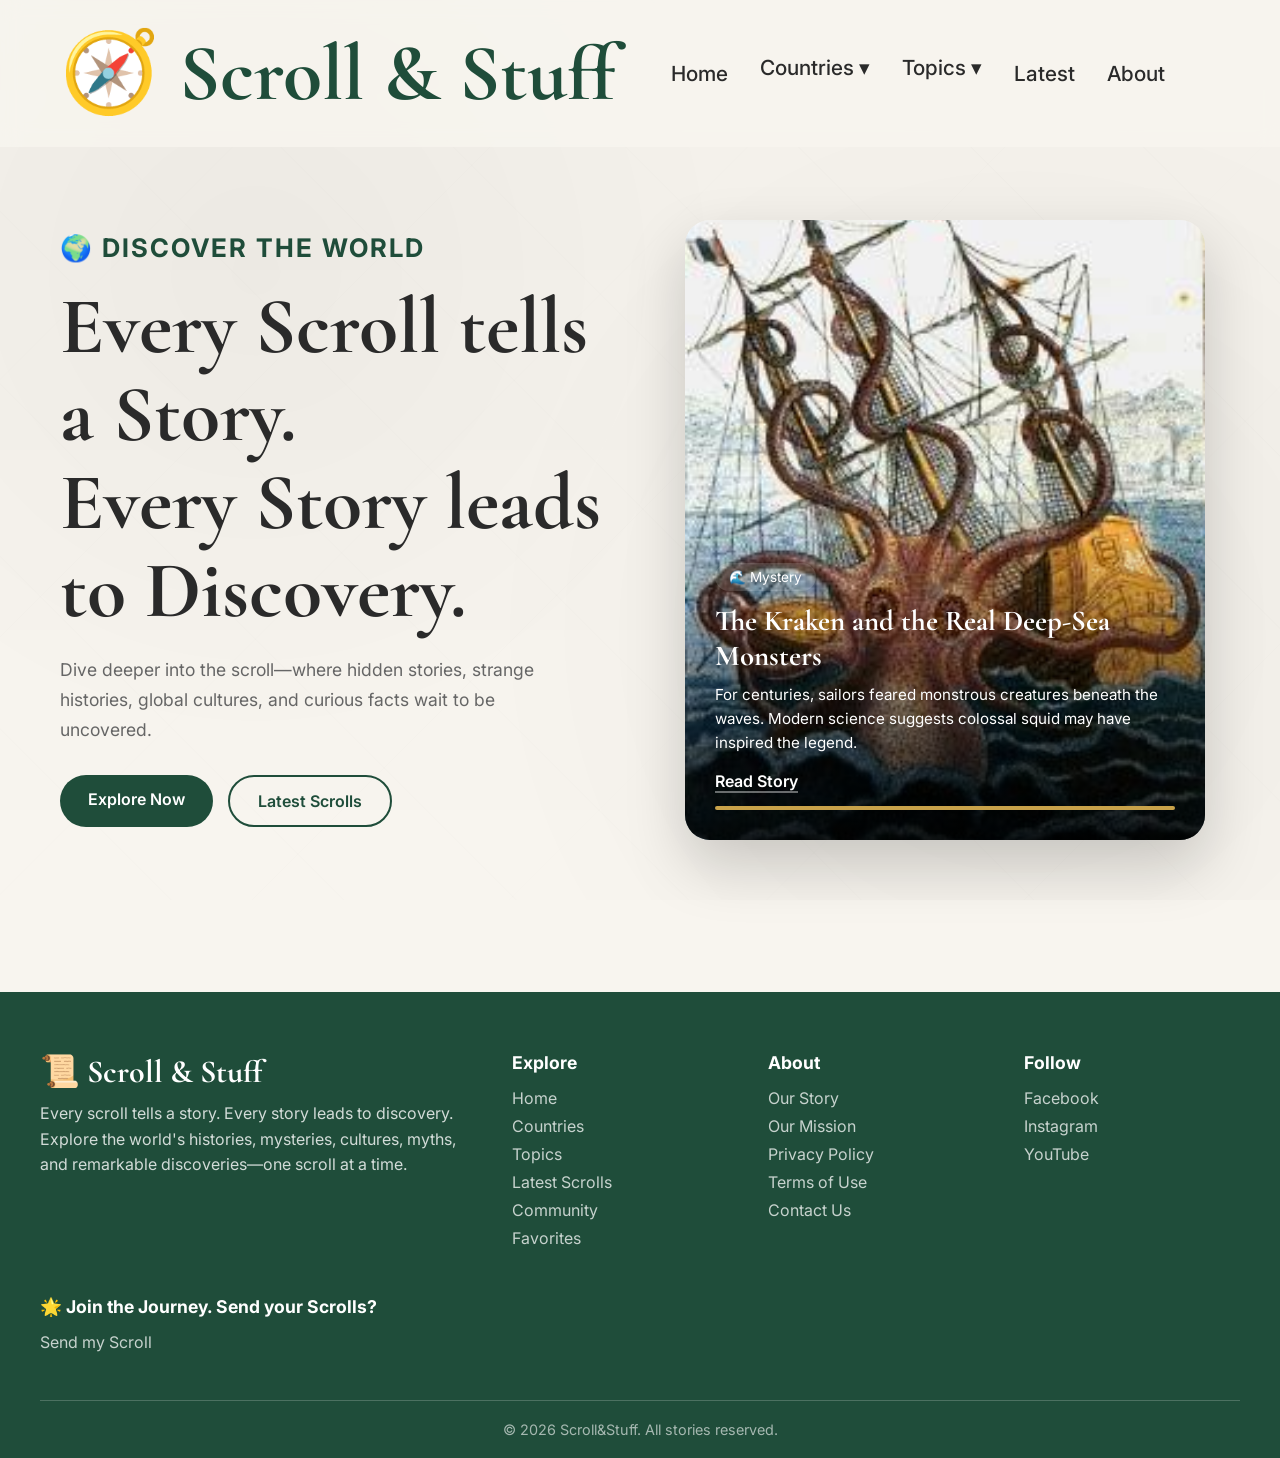
<file: scroll/index.html>
<!DOCTYPE html>
<html lang="en">
<head>

    <meta charset="UTF-8">
    <meta name="viewport" content="width=device-width, initial-scale=1.0">

    <title>Scroll & Stuff</title>

    <link rel="stylesheet" href="style.css">

    <link href="https://fonts.googleapis.com/css2?family=Inter:wght@300;400;600;700&family=Cormorant+Garamond:wght@400;600;700&display=swap" rel="stylesheet">

</head>

<body>

<!-- NAVBAR -->
<header class="navbar">

    <div class="logo">🧭 Scroll & Stuff</div>

    <nav class="nav-links">

    <a href="#">Home</a>

    <div class="dropdown">
        <a href="#" class="dropbtn">Countries ▾</a>

        <div class="dropdown-content">
            <a href="countries/japan.html">Japan</a>
            <a href="countries/philippines.html">Philippines</a>
            <a href="countries/usa.html">USA</a>
            <a href="countries/france.html">France</a>
            <a href="countries/brazil.html">Brazil</a>
            <a href="countries/egypt.html">Egypt</a>
        </div>
    </div>

    <div class="dropdown">
        <a href="#" class="dropbtn">Topics ▾</a>

        <div class="dropdown-content topics">

             <a href="#">World History</a>
             <a href="#">Ancient Civilizations</a>
             <a href="#">Archaeology</a>
             <a href="#">Geography</a>
             <a href="#">Countries</a>
             <a href="#">Cultures</a>
             <a href="#">Traditions</a>
             <a href="#">Mythology</a>
             <a href="#">Legends</a>
             <a href="#">Folklore</a>
             <a href="#">Mysteries</a>
             <a href="#">Scientific Discoveries</a>
             <a href="#">Nature</a>
             <a href="#">Animals</a>
             <a href="#">Space</a>
             <a href="#">Human Stories</a>
             <a href="#">Historical Figures</a>
             <a href="#">Famous Places</a>
             <a href="#">Languages</a>
             <a href="#">Inventions</a>
             <a href="#">Art & Architecture</a>
             <a href="#">Food Origins</a>

         </div>

     </div>
    <a href="#">Latest</a>
    <a href="#">About</a>

</nav>

</header>

<!-- HERO -->
<section class="hero">

    <div class="hero-left">

        <p class="tag">🌍 DISCOVER THE WORLD</p>

        <h1>Every Scroll tells a Story.<br>Every Story leads to Discovery.</h1>

        <p class="desc">
            Dive deeper into the scroll—where hidden stories, strange histories, global cultures, and curious facts wait to be uncovered.
        </p>

        <div class="buttons">
            <a href="#" class="btn-primary">Explore Now</a>
            <a href="#" class="btn-secondary">Latest Scrolls</a>
        </div>

    </div>

    <div class="hero-right">

        <div class="slide">

            <img id="hero-img" src="" alt="hero">

            <div class="overlay">

                <span id="hero-category"></span>

                <h3 id="hero-title"></h3>

                <p id="hero-description"></p>

                <a href="#" id="hero-btn" class="hero-read">Read Story →</a>
                <div class="progress">
                    <div class="bar"></div>
                </div>

            </div>

        </div>

    </div>

</section>

<script src="script.js"></script>
<footer class="footer">

    <div class="footer-container">

        <div class="footer-brand">
            <h2>📜 Scroll & Stuff</h2>
            <p>
                Every scroll tells a story.
                Every story leads to discovery. Explore the world's histories, mysteries, cultures, myths, and remarkable discoveries—one scroll at a time.
            </p>
        </div>

        <div class="footer-links">
            <h3>Explore</h3>
            <a href="#">Home</a>
            <a href="#">Countries</a>
            <a href="#">Topics</a>
            <a href="#">Latest Scrolls</a>
            <a href="#">Community</a>
            <a href="#">Favorites</a>
        </div>

        <div class="footer-links">
            <h3>About</h3>
            <a href="#">Our Story</a>
            <a href="#">Our Mission</a>
            <a href="#">Privacy Policy</a>
            <a href="#">Terms of Use</a>
            <a href="#">Contact Us</a>
        </div>

        <div class="footer-links">
            <h3>Follow</h3>
            <a href="#">Facebook</a>
            <a href="#">Instagram</a>
            <a href="#">YouTube</a>
        </div>

        <div class="footer-links">
            <h3>🌟 Join the Journey. Send your Scrolls?</h3>
            <a href="#">Send my Scroll</a>
        </div>

    </div>

    <div class="footer-bottom">
        <p>© 2026 Scroll&Stuff. All stories reserved.</p>
    </div>

</footer>

</body>
</html>
</file>
<file: scroll/style.css>
/* =========================
   RESET
========================= */

* {
    margin: 0;
    padding: 0;
    box-sizing: border-box;
}

body {
    font-family: "Inter", sans-serif;
    background: #F8F5EF;
    color: #2A2A2A;
}
/* MAIN ANCIENT OVERLAY */
body::before {
    content: "";
    position: fixed;
    top: 0;
    left: 0;
    width: 100%;
    height: 100%;

    /* soft parchment + aged tone */
    background:
        radial-gradient(circle at 20% 30%, rgba(0,0,0,0.03), transparent 40%),
        radial-gradient(circle at 80% 70%, rgba(0,0,0,0.04), transparent 45%),
        linear-gradient(to bottom, rgba(0,0,0,0.02), transparent);

    pointer-events: none;
    z-index: -1;
}
/* CRACK LINE EFFECT */
body::after {
    content: "";
    position: fixed;
    top: 0;
    left: 0;
    width: 100%;
    height: 100%;

    background-image:
        repeating-linear-gradient(
            45deg,
            transparent,
            transparent 120px,
            rgba(0,0,0,0.03) 121px,
            transparent 122px
        ),
        repeating-linear-gradient(
            -45deg,
            transparent,
            transparent 180px,
            rgba(0,0,0,0.02) 181px,
            transparent 182px
        );

    opacity: 0.4;
    pointer-events: none;
    z-index: -1;
}

/* =========================
   NAVBAR (CENTERED + PREMIUM)
========================= */

.navbar {
    display: flex;
    justify-content: space-between;
    align-items: center;
    padding: 25px 60px;

    position: sticky;
    top: 0;
    background: rgba(248, 245, 239, 0.8);
    backdrop-filter: blur(10px);
    z-index: 1000;
    font-size: 1.3rem;
}

/* LOGO */
.logo {
    font-family: "Cormorant Garamond", serif;
    font-size: 5rem;
    font-weight: 700;
    color: #1F4D3A;
}

/* NAV LINKS (THIS IS THE FIX) */
.nav-links {
    display: flex;
    gap: 28px;

    /* THIS is what pulls it away from far right feel */
    margin: 0 auto;
}

/* LINK STYLE */
.nav-links a {
    text-decoration: none;
    color: #2A2A2A;
    font-weight: 500;
    position: relative;
    transition: 0.3s ease;
    padding: 6px 2px;
}

/* HOVER EFFECT (premium underline slide) */
.nav-links a::after {
    content: "";
    position: absolute;
    left: 0;
    bottom: -4px;
    width: 0%;
    height: 2px;
    background: #1F4D3A;
    transition: 0.3s ease;
}

.nav-links a:hover {
    color: #1F4D3A;
}

.nav-links a:hover::after {
    width: 100%;
}


/* =========================
   DROPDOWN MENU
========================= */

.dropdown {
    position: relative;
    display: inline-block;
}

/* button style */
.dropbtn {
    text-decoration: none;
    color: #2A2A2A;
    font-weight: 500;
    transition: 0.3s;
}

/* dropdown box */
.dropdown-content {
    display: none;
    position: absolute;
    top: 35px;
    left: 0;

    background: white;
    min-width: 180px;

    border-radius: 12px;
    box-shadow: 0 15px 40px rgba(0,0,0,0.15);
    overflow: hidden;
    z-index: 1000;
}

/* dropdown items */
.dropdown-content a {
    display: block;
    padding: 12px 15px;
    text-decoration: none;
    color: #2A2A2A;
    font-size: 0.95rem;
    transition: 0.2s;
}

/* hover effect */
.dropdown-content a:hover {
    background: #1F4D3A;
    color: white;
}

/* SHOW ON HOVER */
.dropdown:hover .dropdown-content {
    display: block;
}

/* optional hover for button */
.dropdown:hover .dropbtn {
    color: #1F4D3A;
}

/* =========================
   HERO LAYOUT
========================= */

.hero {
    display: flex;
    justify-content: space-between;
    align-items: center;
    padding: 60px;
    gap: 60px;
    min-height: 85vh;
}

/* LEFT SIDE */

.hero-left {
    flex: 1;
}

.tag {
    color: #1F4D3A;
    font-weight: 700;
    letter-spacing: 2px;
    margin-bottom: 20px;
    font-size: 1.6rem;
}

.hero-left h1 {
    font-family: "Cormorant Garamond", serif;
    font-size: 5rem;
    line-height: 1.1;
    margin-bottom: 20px;
}

.desc {
    color: #666;
    font-size: 1.1rem;
    line-height: 1.7;
    margin-bottom: 30px;
    max-width: 500px;
}

/* BUTTONS */

.buttons {
    display: flex;
    gap: 15px;
}

.btn-primary {
    background: #1F4D3A;
    color: white;
    padding: 14px 28px;
    border-radius: 999px;
    text-decoration: none;
    font-weight: 600;
}

.btn-secondary {
    border: 2px solid #1F4D3A;
    color: #1F4D3A;
    padding: 14px 28px;
    border-radius: 999px;
    text-decoration: none;
    font-weight: 600;
}

/* =========================
   HERO RIGHT (SLIDER CARD)
========================= */

.hero-right {
    flex: 1;
    display: flex;
    justify-content: center;
}

.slide {
    width: 100%;
    max-width: 520px;
    height: 620px;
    border-radius: 25px;
    overflow: hidden;
    position: relative;

    /* KEEP YOUR IMAGE LOOK */
    box-shadow: 0 25px 60px rgba(0,0,0,0.18);

    /* NEW: floating effect */
    transform: translateY(0);
    transition: transform 0.4s ease, box-shadow 0.4s ease;
}

/* hover float effect */
.slide:hover {
    transform: translateY(-8px);
    box-shadow: 0 35px 80px rgba(0,0,0,0.25);
}
.slide::after {
    content: "";
    position: absolute;
    bottom: -20px;
    left: 10%;
    width: 80%;
    height: 30px;
    background: rgba(0,0,0,0.25);
    filter: blur(25px);
    border-radius: 50%;
    z-index: -1;
    opacity: 0.6;
}
@keyframes float {
    0% { transform: translateY(0px); }
    50% { transform: translateY(-6px); }
    100% { transform: translateY(0px); }
}
/* IMAGE */

.slide img {
    width: 100%;
    height: 100%;
    object-fit: cover;
    display: block;
}

/* OVERLAY */

.overlay {
    position: absolute;
    bottom: 0;
    left: 0;
    right: 0;
    padding: 30px;
    background: linear-gradient(to top, rgba(0,0,0,0.85), transparent);
    color: white;
}

.overlay span {
    background: rgba(255,255,255,0.15);
    padding: 6px 14px;
    border-radius: 999px;
    font-size: 0.85rem;
    display: inline-block;
    margin-bottom: 12px;
}

.overlay h3 {
    font-family: "Cormorant Garamond", serif;
    font-size: 1.8rem;
    margin-bottom: 10px;
}

.overlay p {
    font-size: 0.95rem;
    line-height: 1.6;
    margin-bottom: 15px;
}

.overlay a {
    color: white;
    text-decoration: none;
    font-weight: 600;
    border-bottom: 2px solid rgba(255,255,255,0.4);
}

/* PROGRESS BAR */

.progress {
    width: 100%;
    height: 4px;
    background: rgba(255,255,255,0.2);
    margin-top: 15px;
    border-radius: 10px;
    overflow: hidden;
}

.bar {
    height: 100%;
    width: 0%;
    background: #C8A24A;
    transition: width 6s linear;
}
.btn-primary,
.btn-secondary {
    transition: all 0.25s ease;
    position: relative;
    overflow: hidden;
}

/* hover lift */
.btn-primary:hover,
.btn-secondary:hover {
    transform: translateY(-3px);
}

/* click effect */
.btn-primary:active,
.btn-secondary:active {
    transform: translateY(0px) scale(0.98);
}

/* soft glow animation on hover */
.btn-primary::after {
    content: "";
    position: absolute;
    top: 50%;
    left: 50%;
    width: 0;
    height: 0;
    background: rgba(255,255,255,0.25);
    border-radius: 50%;
    transform: translate(-50%, -50%);
    transition: width 0.4s ease, height 0.4s ease;
}

.btn-primary:hover::after {
    width: 300px;
    height: 300px;
}

/* =========================
   HERO IMAGE ZOOM EFFECT
========================= */

.slide img {
    transform: scale(1);
    transition: transform 6s ease;
}

/* active animation state */
.slide.zoom img {
    transform: scale(1.08);
}

/* =========================
   FADE EFFECT FOR TEXT
========================= */

.overlay span,
.overlay h3,
.overlay p,
.overlay a {
    opacity: 1;
    transform: translateY(0);
    transition: all 0.5s ease;
}

/* when changing slide */
.slide.fade-out .overlay span,
.slide.fade-out .overlay h3,
.slide.fade-out .overlay p,
.slide.fade-out .overlay a {
    opacity: 0;
    transform: translateY(10px);
}

/* =========================
   FOOTER
========================= */

.footer {
    margin-top: 80px;
    background: #1F4D3A;
    color: white;
    padding: 60px 40px 20px;
}

/* MAIN GRID */
.footer-container {
    display: grid;
    grid-template-columns: 2fr 1fr 1fr 1fr;
    gap: 40px;
    max-width: 1200px;
    margin: auto;
}

/* BRAND */
.footer-brand h2 {
    font-family: "Cormorant Garamond", serif;
    font-size: 2rem;
    margin-bottom: 10px;
}

.footer-brand p {
    color: rgba(255,255,255,0.8);
    line-height: 1.6;
}

/* LINKS */
.footer-links h3 {
    margin-bottom: 15px;
    font-size: 1.1rem;
}

.footer-links a {
    display: block;
    color: rgba(255,255,255,0.75);
    text-decoration: none;
    margin-bottom: 8px;
    transition: 0.3s;
}

.footer-links a:hover {
    color: white;
    transform: translateX(5px);
}

/* BOTTOM */
.footer-bottom {
    text-align: center;
    margin-top: 40px;
    padding-top: 20px;
    border-top: 1px solid rgba(255,255,255,0.2);
    color: rgba(255,255,255,0.6);
    font-size: 0.9rem;
}
/* =========================
   STORY PAGE BASE
========================= */

.story-page {
    background: #0f0f0f;
    color: #e8e6e1;
    font-family: "Inter", sans-serif;
    position: relative;
    overflow-x: hidden;
}

/* NAVBAR */
.story-nav {
    display: flex;
    justify-content: space-between;
    align-items: center;
    padding: 20px 40px;
    background: rgba(0,0,0,0.6);
    backdrop-filter: blur(10px);
    position: relative;
    z-index: 5;
}

.story-nav .logo {
    color: white;
}

.story-nav a {
    color: white;
    text-decoration: none;
    margin-left: 20px;
    font-weight: 500;
}

/* HERO */
.story-hero {
    height: 70vh;
    display: flex;
    align-items: center;
    justify-content: center;
    position: relative;

    background: url("../assets/images/hero2.jpg") center/cover no-repeat;

    filter: contrast(1.1) brightness(0.75) saturate(0.9);
}

/* DARK OVERLAY */
.story-hero::after {
    content: "";
    position: absolute;
    inset: 0;
    background: linear-gradient(
        to bottom,
        rgba(0,0,0,0.3),
        rgba(0,0,0,0.9)
    );
}

/* TEXT */
.story-hero-overlay {
    position: relative;
    text-align: center;
    z-index: 2;
}

.story-category {
    color: #C8A24A;
    font-weight: 600;
    letter-spacing: 2px;
}

.story-hero h1 {
    font-size: 4rem;
    font-family: "Cormorant Garamond", serif;
    margin: 10px 0;
}

.story-subtitle {
    color: #ccc;
}

/* CONTENT */
.story-content {
    max-width: 800px;
    margin: 60px auto;
    padding: 0 20px;
    line-height: 1.8;
    font-size: 1.1rem;
}

/* =========================
   FOG EFFECT (WORKING)
========================= */

.story-page::before {
    content: "";
    position: fixed;
    inset: 0;

    background:
        radial-gradient(circle at 20% 30%, rgba(255,255,255,0.08), transparent 40%),
        radial-gradient(circle at 70% 60%, rgba(255,255,255,0.06), transparent 45%),
        radial-gradient(circle at 40% 80%, rgba(255,255,255,0.05), transparent 50%);

    opacity: 0.8;
    pointer-events: none;
    z-index: 1;

    animation: fogMove 10s ease-in-out infinite alternate;
}

@keyframes fogMove {
    0% { transform: translate(-10px, -5px); }
    100% { transform: translate(10px, 5px); }
}

/* VIGNETTE */
.story-page::after {
    content: "";
    position: fixed;
    inset: 0;

    background: radial-gradient(
        circle,
        transparent 40%,
        rgba(0,0,0,0.75)
    );

    pointer-events: none;
    z-index: 2;
}
/* =========================
   SCROLL RECORD
========================= */

.scroll-record {
    max-width: 1100px;
    margin: 80px auto;
    padding: 40px;
    background: rgba(15, 15, 15, 0.85);
    border: 1px solid rgba(255, 255, 255, 0.08);
    border-radius: 16px;
    backdrop-filter: blur(10px);
}

/* TITLE */
.scroll-record h2 {
    font-family: "Cormorant Garamond", serif;
    font-size: 2.2rem;
    color: #C8A24A;
    margin-bottom: 20px;
    text-align: center;
}

/* NOTE */
.scroll-note {
    text-align: center;
    font-size: 0.95rem;
    color: #ccc;
    line-height: 1.6;
    margin-bottom: 30px;
    max-width: 800px;
    margin-left: auto;
    margin-right: auto;
}

/* GRID */
.scroll-grid {
    display: grid;
    grid-template-columns: repeat(2, 1fr);
    gap: 20px;
}

/* ITEM */
.record-item {
    padding: 18px 20px;
    border-left: 2px solid rgba(200, 162, 74, 0.6);
    background: rgba(255, 255, 255, 0.03);
}

/* LABEL */
.label {
    display: block;
    font-size: 0.75rem;
    letter-spacing: 2px;
    text-transform: uppercase;
    color: #C8A24A;
    margin-bottom: 6px;
}

/* VALUE */
.value {
    color: #f1f1f1;
    font-size: 1rem;
}
/* =========================
   TABLE OF CONTENTS
========================= */

.table-of-contents {
    max-width: 1100px;
    margin: 60px auto;
    padding: 30px;
}

.table-of-contents h2 {
    font-family: "Cormorant Garamond", serif;
    font-size: 2rem;
    color: #C8A24A;
    margin-bottom: 25px;
    text-align: center;
}

/* GRID */
.toc-grid {
    display: grid;
    grid-template-columns: 1fr;
    gap: 12px;
}

/* LINKS */
.toc-grid a {
    display: block;
    padding: 14px 18px;
    background: rgba(255,255,255,0.03);
    border-left: 2px solid rgba(200,162,74,0.6);
    color: #eaeaea;
    text-decoration: none;
    transition: 0.3s ease;
    font-size: 0.95rem;
}

.toc-grid a:hover {
    background: rgba(200,162,74,0.1);
    transform: translateX(5px);
    border-left: 2px solid #C8A24A;
}
/* =========================
   SCROLL & STUFF CHAPTER STYLE
========================= */

.story-content section {
    margin: 80px 0;
    padding: 35px 30px;
    border-left: 2px solid rgba(200, 162, 74, 0.7);
    background: rgba(255, 255, 255, 0.02);
    border-radius: 10px;
    transition: 0.3s ease;
}

/* subtle hover (not flashy) */
.story-content section:hover {
    background: rgba(255, 255, 255, 0.04);
    border-left-color: #C8A24A;
}

/* Chapter Title */
.story-content section h2 {
    font-family: "Cormorant Garamond", serif;
    font-size: 2rem;
    color: #C8A24A;
    margin-bottom: 18px;
    letter-spacing: 0.5px;
}

/* optional chapter number */
.chapter-number {
    display: block;
    font-size: 0.75rem;
    letter-spacing: 2px;
    text-transform: uppercase;
    color: #a89262;
    margin-bottom: 8px;
}

/* paragraph readability */
.story-content p {
    color: #ddd3c7;
    line-height: 1.9;
    margin-bottom: 18px;
    font-size: 1.08rem;
}

.story-content section {
    scroll-margin-top: 80px;
    transition: opacity 0.6s ease, transform 0.6s ease;
}

.story-content section:target {
    animation: focusChapter 0.6s ease;
}

@keyframes focusChapter {
    from {
        opacity: 0.4;
        transform: translateY(20px);
    }
    to {
        opacity: 1;
        transform: translateY(0);
    }
}

/* =========================
   CHAPTER SYSTEM
========================= */

.chapter {
    display: none;
    animation: pageFade 0.5s ease;
}

.chapter.active {
    display: block;
}

@keyframes pageFade {
    from {
        opacity: 0;
        transform: translateY(15px);
    }

    to {
        opacity: 1;
        transform: translateY(0);
    }
}
/* =========================
   CHAPTER NAV BUTTON
========================= */

.chapter-nav {
    margin-top: 40px;
    display: flex;
    justify-content: flex-end;
}

.next-scroll {
    display: inline-block;
    padding: 12px 20px;
    border: 1px solid rgba(200, 162, 74, 0.5);
    color: #C8A24A;
    text-decoration: none;
    font-weight: 600;
    border-radius: 8px;
    transition: 0.3s ease;
    background: rgba(255,255,255,0.02);
}

.next-scroll:hover {
    background: rgba(200, 162, 74, 0.1);
    transform: translateX(5px);
}
.creature-record {
    margin: 50px 0;
}

.creature-record-inner {
    background: #f8f4ec;
    border: 2px solid #d8c9a8;
    border-radius: 16px;
    padding: 30px;
    box-shadow: 0 8px 20px rgba(0,0,0,.08);
}

.creature-record h2 {
    color: #5b3a1a;
    margin-bottom: 25px;
    text-align: center;
}

.creature-grid {
    display: grid;
    grid-template-columns: repeat(auto-fit, minmax(230px,1fr));
    gap: 18px;
}

.creature-record .record-item {
    background: #fffdf8;
    border: 1px solid #d9c8a2;
    border-radius: 10px;
    padding: 15px;
}

.creature-record .label {
    display: block;
    font-size: .75rem;
    text-transform: uppercase;
    letter-spacing: 1px;
    color: #8b6b47;
    margin-bottom: 6px;
}

.creature-record .value {
    display: block;
    font-size: 1rem;
    font-weight: 600;
    color: #2b2b2b;
    line-height: 1.5;
}
</file>
